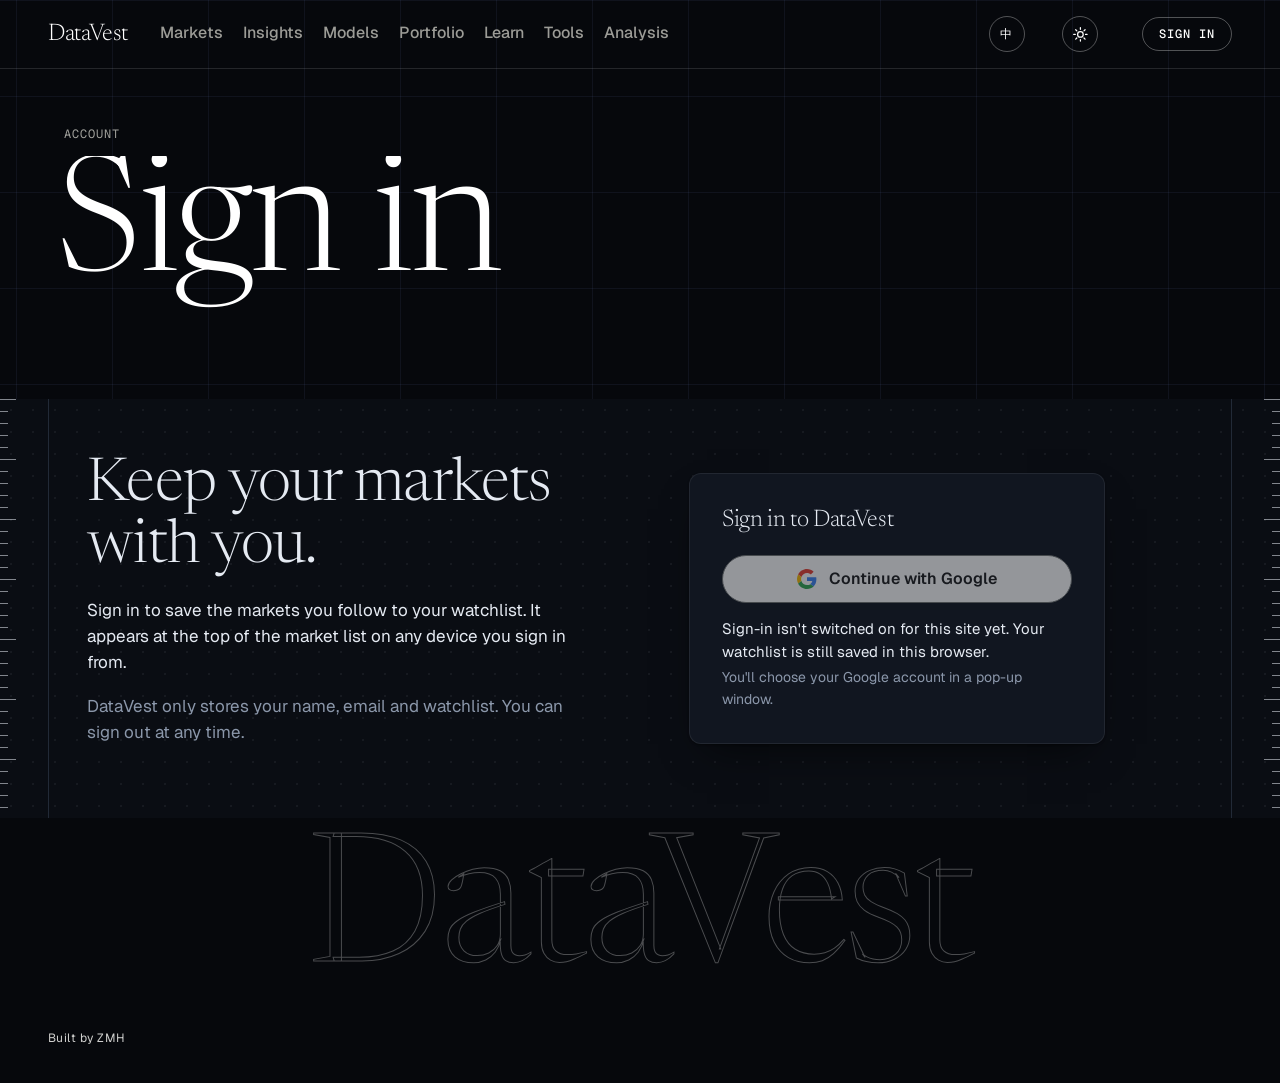
<file: frontend/signin.html>
<!doctype html>
<html lang="en" class="report">
<head>
  <meta charset="utf-8">
  <meta name="viewport" content="width=device-width, initial-scale=1">
  <title>DataVest · Sign in</title>
  <meta name="theme-color" content="#0a0a0a">
  <link rel="preconnect" href="https://fonts.googleapis.com">
  <link rel="preconnect" href="https://fonts.gstatic.com" crossorigin>
  <link href="https://fonts.googleapis.com/css2?family=Newsreader:ital,opsz,wght@0,6..72,200..600;1,6..72,200..600&family=Geist:wght@400..700&family=Geist+Mono:wght@400..600&family=Noto+Sans+HK:wght@300;400;500;700&family=Noto+Serif+HK:wght@300;400;500&display=swap" rel="stylesheet">
  <link rel="stylesheet" href="styles.css">
  <link rel="stylesheet" href="report.css">
  <script>let t = null; try { t = localStorage.getItem("datavest.theme"); } catch {} document.documentElement.dataset.theme = t === "light" ? "light" : "dark";</script>
</head>
<body class="signin-page">
  <div class="r-hero page-hero">
    <header class="top" id="top"></header>
    <div class="stage">
      <p class="eyebrow mono">Account</p>
      <p class="mega mega-page" aria-hidden="true">Sign in</p>
    </div>
  </div>

  <div class="r-body">
  <main class="signin">
    <div class="signin-copy">
      <h1>Keep your markets with you.</h1>
      <p>Sign in to save the markets you follow to your watchlist. It appears at the top of the market list on any device you sign in from.</p>
      <p class="muted">DataVest only stores your name, email and watchlist. You can sign out at any time.</p>
    </div>

    <div class="signin-panel" id="panel">
      <h2>Sign in to DataVest</h2>
      <button type="button" class="google-btn" id="google">
        <svg viewBox="0 0 48 48" aria-hidden="true"><path fill="#EA4335" d="M24 9.5c3.5 0 6.6 1.2 9.1 3.6l6.8-6.8C35.8 2.4 30.3 0 24 0 14.6 0 6.6 5.4 2.7 13.3l7.9 6.1C12.5 13.6 17.8 9.5 24 9.5z"/><path fill="#4285F4" d="M46.5 24.5c0-1.6-.1-3.1-.4-4.5H24v9h12.7c-.6 2.9-2.2 5.4-4.7 7.1l7.6 5.9c4.4-4.1 6.9-10.1 6.9-17.5z"/><path fill="#FBBC05" d="M10.6 28.6c-.5-1.4-.8-3-.8-4.6s.3-3.2.8-4.6l-7.9-6.1C1 16.6 0 20.2 0 24s1 7.4 2.7 10.7l7.9-6.1z"/><path fill="#34A853" d="M24 48c6.5 0 11.9-2.1 15.9-5.8l-7.6-5.9c-2.1 1.4-4.9 2.3-8.3 2.3-6.2 0-11.5-4.1-13.4-9.9l-7.9 6.1C6.6 42.6 14.6 48 24 48z"/></svg>
        <span>Continue with Google</span>
      </button>
      <p class="form-msg" id="msg" role="status"></p>
      <p class="fine">You'll choose your Google account in a pop-up window.</p>
    </div>
  </main>
  </div>

  <footer class="foot r-foot"><p class="wordmark" aria-hidden="true">DataVest</p><p class="credit">Built by ZMH</p></footer>
  <script type="module">
    import { authConfigured, onUser, signInWithGoogle, signOut } from "./js/auth.js";
    import { $, esc, renderTopBar } from "./js/common.js";
    import { tx } from "./js/i18n.js";

    renderTopBar(null);
    const btn = $("google"), msg = $("msg");

    if (!authConfigured) {
      btn.disabled = true;
      msg.textContent = tx("Sign-in isn't switched on for this site yet. Your watchlist is still saved in this browser.");
    }

    btn.addEventListener("click", async () => {
      btn.disabled = true;
      msg.textContent = tx("Waiting for Google…");
      try {
        await signInWithGoogle();
      } catch (err) {
        const closed = err && (err.code === "auth/popup-closed-by-user" || err.code === "auth/cancelled-popup-request");
        msg.textContent = closed ? tx("The Google window was closed before you finished. Try again when you're ready.")
          : err && err.code === "auth/popup-blocked" ? tx("Your browser blocked the Google window. Allow pop-ups for this site and try again.")
          : tx("Sign-in failed: {m}", { m: err.message });
        btn.disabled = false;
      }
    });

    onUser((user) => {
      if (!user) return;
      $("panel").innerHTML = `
        <h2>${tx("You're signed in")}</h2>
        <p>${tx("Signed in as <strong>{who}</strong>. Star any market to add it to your watchlist.", { who: esc(user.email || user.displayName) })}</p>
        <p class="actions"><a class="btn" href="markets.html">${tx("Go to markets")}</a><button type="button" class="btn-quiet" id="out">${tx("Sign out")}</button></p>`;
      $("out").addEventListener("click", () => signOut().then(() => location.reload()));
    });
  </script>
</body>
</html>
</file>
<file: frontend/styles.css>
:root {
  --paper: #eef1f4;
  --paper-raised: #f8f9fb;
  --ink: #1b2433;
  --ink-soft: #5a6676;
  --rule: #c9d1da;
  --jade: #0f7b6c;
  --cinnabar: #c2412d;
  /* chart series slots (validated for colour-blind separation on --paper) */
  --s1: #2a78d6;
  --s2: #eb6834;
  --s3: #1baf7a;
  --s4: #eda100;
  --s5: #e87ba4;
  --div-pos: #2a78d6;
  --div-neg: #eb6834;
  --display: "Bricolage Grotesque", "Avenir Next", system-ui, sans-serif;
  --body: "Public Sans", system-ui, sans-serif;
  --gutter: clamp(1rem, 4vw, 3rem);
}

@media (prefers-color-scheme: dark) {
  :root {
    --paper: #141b26;
    --paper-raised: #1b2431;
    --ink: #e4e9f0;
    --ink-soft: #97a3b4;
    --rule: #2d3a4b;
    --jade: #3fbfa8;
    --cinnabar: #ef7a63;
    --s1: #3987e5;
    --s2: #d95926;
    --s3: #199e70;
    --s4: #c98500;
    --s5: #d55181;
    --div-pos: #3987e5;
    --div-neg: #d95926;
  }
}

* { box-sizing: border-box; }
[hidden] { display: none !important; }

body {
  margin: 0;
  background: var(--paper);
  color: var(--ink);
  font: 400 1rem/1.55 var(--body);
  font-variant-numeric: tabular-nums;
}
a { color: inherit; }
code { font-size: 0.9em; }

/* ---- top bar ---- */
.top {
  display: flex;
  align-items: center;
  gap: 0.5rem 2rem;
  flex-wrap: wrap;
  padding: 1rem var(--gutter);
  margin-bottom: 1.25rem;
  border-bottom: 1px solid var(--rule);
}
.brand {
  font: 700 1.5rem/1 var(--display);
  text-decoration: none;
  letter-spacing: -0.02em;
}
.site-nav { display: flex; gap: 1.25rem; flex-wrap: wrap; }
.site-nav a {
  text-decoration: none;
  color: var(--ink-soft);
  font-weight: 500;
  padding: 0.25rem 0;
  border-bottom: 2px solid transparent;
}
.site-nav a:hover { color: var(--ink); }
.site-nav a[aria-current="page"] { color: var(--ink); border-bottom-color: var(--ink); }
.account { margin-left: auto; display: flex; align-items: center; gap: 0.625rem; }
.avatar { width: 1.75rem; height: 1.75rem; border-radius: 50%; object-fit: cover; }
.avatar-letter { display: grid; place-items: center; background: var(--ink); color: var(--paper); font-weight: 600; font-size: 0.875rem; }
.who { font-weight: 500; }

.btn, .btn-quiet {
  display: inline-flex;
  align-items: center;
  gap: 0.5rem;
  font: 500 0.9375rem/1 var(--body);
  padding: 0.625rem 1rem;
  border-radius: 999px;
  cursor: pointer;
  text-decoration: none;
}
.btn { background: var(--ink); color: var(--paper); border: 1px solid var(--ink); }
.btn-quiet { background: transparent; color: var(--ink); border: 1px solid var(--rule); }
.btn-quiet:hover { border-color: var(--ink-soft); }

/* ---- markets layout ---- */
.layout {
  display: grid;
  grid-template-columns: 18rem minmax(0, 1fr);
  gap: clamp(1.5rem, 3vw, 3rem);
  padding: 0 var(--gutter);
  max-width: 84rem;
}
.markets { border-right: 1px solid var(--rule); padding-right: 1.25rem; }
.group-name {
  font: 600 0.8125rem/1.3 var(--body);
  color: var(--ink-soft);
  margin: 1.25rem 0 0.25rem;
}
.group-name:first-child { margin-top: 0.25rem; }
.group-name.mine { color: var(--ink); }
.market {
  display: grid;
  grid-template-columns: minmax(0, 1fr) 4rem 4.25rem;
  grid-template-rows: auto auto;
  column-gap: 0.625rem;
  align-items: center;
  padding: 0.5rem 0.625rem;
  margin: 0 -0.625rem;
  width: calc(100% + 1.25rem);
  border: 0;
  border-radius: 6px;
  background: none;
  color: inherit;
  font: inherit;
  text-align: left;
  cursor: pointer;
}
.market:hover { background: var(--paper-raised); }
.market[aria-current="true"] { background: var(--ink); color: var(--paper); }
.market[aria-current="true"] .chg,
.market[aria-current="true"] .spark { color: inherit; }
.market .nm { font-weight: 500; line-height: 1.3; }
.market .sym { grid-column: 1; font-size: 0.8125rem; opacity: 0.7; }
.market .spark { grid-row: 1 / span 2; grid-column: 2; width: 4rem; height: 1.25rem; }
.market .chg { grid-row: 1 / span 2; grid-column: 3; text-align: right; font-weight: 600; font-size: 0.9375rem; }
.spark polyline { fill: none; stroke: currentColor; stroke-width: 1.5; stroke-linejoin: round; vector-effect: non-scaling-stroke; }
.up { color: var(--jade); }
.down { color: var(--cinnabar); }

/* ---- detail ---- */
.detail { min-width: 0; }
.lede-head { display: flex; align-items: center; justify-content: space-between; gap: 1rem; margin-bottom: 0.5rem; }
.kicker { margin: 0; font-weight: 600; color: var(--ink-soft); }
.lede h1 {
  font: 700 clamp(2rem, 1.1rem + 3.4vw, 3.75rem)/1.04 var(--display);
  letter-spacing: -0.03em;
  margin: 0;
  max-width: 18ch;
  text-wrap: balance;
}
.lede h1 .amount { color: var(--jade); }
.lede h1 .amount.down { color: var(--cinnabar); }
.price-line { margin: 0.875rem 0 0; color: var(--ink-soft); }
.price-line strong { color: var(--ink); font-weight: 600; }

.star {
  display: inline-flex; align-items: center; gap: 0.375rem;
  font: 500 0.875rem/1 var(--body);
  padding: 0.4375rem 0.75rem 0.4375rem 0.5625rem;
  border: 1px solid var(--rule); border-radius: 999px;
  background: transparent; color: var(--ink); cursor: pointer; flex: none;
}
.star svg { width: 1.125rem; height: 1.125rem; fill: none; stroke: currentColor; stroke-width: 1.6; stroke-linejoin: round; }
.star[aria-pressed="true"] { border-color: var(--s4); }
.star[aria-pressed="true"] svg { fill: var(--s4); stroke: var(--s4); }

.chart-block { margin-top: 1.75rem; }
.chart-head { display: flex; align-items: center; justify-content: space-between; gap: 0.75rem 1rem; flex-wrap: wrap; margin-bottom: 0.75rem; }
.chart-title { font: 600 1.0625rem/1.3 var(--body); margin: 0; }
.chart-note { color: var(--ink-soft); font-size: 0.9375rem; margin: 0.25rem 0 0.75rem; max-width: 68ch; }
.dd-title { margin-top: 1.75rem; }
.ranges, .segmented { display: flex; gap: 0.25rem; flex-wrap: wrap; }
.ranges button, .segmented button {
  font: 500 0.875rem/1 var(--body);
  padding: 0.5rem 0.75rem;
  border: 1px solid var(--rule);
  border-radius: 999px;
  background: transparent;
  color: var(--ink);
  cursor: pointer;
}
.ranges button[aria-pressed="true"], .segmented button[aria-pressed="true"] { background: var(--ink); color: var(--paper); border-color: var(--ink); }
.chart-wrap { position: relative; height: clamp(16rem, 40vh, 24rem); }
.chart-wrap.short { height: 8.5rem; }
.chart-wrap.short2 { height: 14rem; }
.chart-wrap.tall { height: 24rem; }

.overlays { display: flex; flex-wrap: wrap; align-items: center; gap: 0.375rem; margin: -0.25rem 0 0.75rem; }
.sw { width: 1rem !important; height: 0 !important; border-radius: 0 !important; border-top: 2px solid var(--s1); }
.sw-200 { border-top: 2px dashed var(--ink-soft); }
.overlays button.key[aria-pressed="false"] .sw { outline: 0; border-top-color: var(--rule); }
.inline-help { margin-left: 0.5rem; }
.chart-wrap.short + .inline-help { margin: 0.5rem 0 0; }
.inline-help[open] { flex-basis: 100%; margin: 0.25rem 0 0.25rem; }
.inline-help p { max-width: 68ch; }
.lessons {
  display: grid;
  grid-template-columns: repeat(4, minmax(0, 1fr));
  gap: 0 2rem;
  margin: 2.5rem 0 1rem;
  border-top: 2px solid var(--ink);
}
.lesson { padding-top: 1rem; }
.lesson h2 { font: 600 1rem/1.3 var(--body); margin: 0; }
.figure { font: 700 2.25rem/1.1 var(--display); letter-spacing: -0.02em; margin: 0.375rem 0 0.5rem; }
.figure.loss { color: var(--cinnabar); }
.lesson p { margin: 0 0 0.75rem; max-width: 34ch; }
details { color: var(--ink-soft); font-size: 0.9375rem; }
summary { cursor: pointer; color: var(--ink); font-weight: 500; }
details p { margin-top: 0.5rem; }

/* ---- insights ---- */
.page { padding: 0 var(--gutter); max-width: 84rem; }
.page .lede h1 { max-width: 20ch; margin-top: 0.5rem; }
.findings { display: grid; grid-template-columns: repeat(2, minmax(0, 1fr)); gap: 0.25rem 2.5rem; margin-top: 1.5rem; max-width: 70rem; }
.findings p { margin: 0 0 0.75rem; font-size: 1.0625rem; max-width: 46ch; }
.findings b { font-weight: 600; }
.block { margin-top: 3rem; padding-top: 1.25rem; border-top: 2px solid var(--ink); }
.two-col { display: grid; grid-template-columns: minmax(0, 1fr) minmax(0, 1fr); gap: 3rem; }

.legend { display: flex; flex-wrap: wrap; gap: 0.25rem 0.375rem; }
.legend.static { gap: 1rem; margin-bottom: 0.5rem; }
.key {
  display: inline-flex; align-items: center; gap: 0.4375rem;
  font: 500 0.875rem/1 var(--body); color: var(--ink);
}
.key i { width: 0.75rem; height: 0.75rem; border-radius: 3px; flex: none; }
button.key { padding: 0.4375rem 0.75rem; border: 1px solid var(--rule); border-radius: 999px; background: transparent; cursor: pointer; }
button.key[aria-pressed="false"] { color: var(--ink-soft); }
button.key[aria-pressed="false"] i { background: transparent !important; outline: 1.5px solid var(--rule); outline-offset: -1.5px; }

.heatmap-wrap { overflow-x: auto; margin-top: 0.875rem; }
.heatmap { border-collapse: separate; border-spacing: 2px; font-size: 0.8125rem; }
.heatmap th { font-weight: 500; color: var(--ink-soft); text-align: right; padding-right: 0.375rem; white-space: nowrap; }
.heatmap thead th { height: 6.5rem; vertical-align: bottom; padding: 0; }
.heatmap thead th span { display: inline-block; writing-mode: vertical-rl; transform: rotate(180deg); text-align: left; padding-bottom: 0.25rem; }
.heatmap td {
  width: 2.75rem; min-width: 2.75rem; height: 2.25rem;
  text-align: center; border-radius: 3px;
  background: color-mix(in oklab, var(--hue) var(--mix), var(--paper-raised));
  color: var(--ink);
}
.heatmap td.strong { color: #fff; }
.heatmap td.self { background: repeating-linear-gradient(45deg, var(--rule) 0 1px, transparent 1px 5px); }
.heatmap td.na { background: var(--paper-raised); color: var(--ink-soft); }
.scale { display: flex; align-items: center; gap: 0.5rem; font-size: 0.8125rem; color: var(--ink-soft); margin-top: 0.75rem; }
.scale i { width: 10rem; height: 0.5rem; border-radius: 4px; background: linear-gradient(90deg, var(--div-neg), var(--paper-raised), var(--div-pos)); }

.table-wrap { overflow-x: auto; }
.stats { border-collapse: collapse; width: 100%; min-width: 40rem; font-size: 0.9375rem; }
.stats th, .stats td { padding: 0.625rem 0.75rem; border-bottom: 1px solid var(--rule); text-align: left; }
.stats .num, .stats thead th:not(:first-child) { text-align: right; }
.stats th button { font: 600 0.875rem/1.2 var(--body); color: var(--ink-soft); background: none; border: 0; padding: 0; cursor: pointer; text-align: inherit; }
.stats th[aria-sort="ascending"] button::after { content: " ↑"; }
.stats th[aria-sort="descending"] button::after { content: " ↓"; }
.stats th[aria-sort$="ending"] button { color: var(--ink); }
.stats tbody tr:hover { background: var(--paper-raised); }
.more { margin-top: 1.25rem; font-weight: 500; }

/* ---- models ---- */
.section-title { font: 700 clamp(1.5rem, 1.1rem + 1.4vw, 2.25rem)/1.1 var(--display); letter-spacing: -0.02em; margin: 0 0 0.5rem; }
.block .two-col { margin-top: 1.5rem; }
h3.chart-title { font-size: 1rem; }
.chart-gap { margin-top: 2.5rem; }
.chart-note.small { font-size: 0.875rem; }
.scorecard { display: grid; gap: 0.625rem; margin-top: 1rem; }
.sc-row { display: grid; grid-template-columns: 11.5rem minmax(6rem, 1fr) 3.5rem; grid-template-rows: auto auto; align-items: center; column-gap: 0.75rem; }
.sc-name { font-weight: 500; }
.sc-track { position: relative; height: 1.25rem; }
.sc-track b { position: absolute; left: 50%; top: -0.25rem; bottom: -0.25rem; border-left: 1.5px solid var(--ink-soft); }
.sc-track i { position: absolute; top: 0.125rem; bottom: 0.125rem; border-radius: 3px; }
.sc-track i.better { background: var(--s1); }
.sc-track i.worse { background: var(--s2); }
.sc-val { text-align: right; font-weight: 600; }
.sc-note { grid-column: 2 / span 2; font-size: 0.8125rem; color: var(--ink-soft); }
.sc-axis { display: grid; grid-template-columns: 11.5rem 1fr 1fr 3.5rem; column-gap: 0.75rem; font-size: 0.8125rem; color: var(--ink-soft); }
.sc-axis span:first-child { grid-column: 2; text-align: right; padding-right: 0.5rem; }
.sc-axis span:last-child { grid-column: 3; padding-left: 0.5rem; }
.importance { display: grid; gap: 0.5rem; max-width: 46rem; margin: 0.75rem 0 1.5rem; }
.imp-row { display: grid; grid-template-columns: minmax(10rem, 16rem) 1fr 3.5rem; gap: 0.75rem; align-items: center; font-size: 0.9375rem; }
.imp-track { height: 0.875rem; background: var(--paper-raised); border-radius: 3px; overflow: hidden; }
.imp-track i { display: block; height: 100%; background: var(--s1); border-radius: 3px; }
.imp-val { text-align: right; color: var(--ink-soft); font-size: 0.875rem; }
.sc-name { font-size: 0.9375rem; }
@media (max-width: 560px) { .imp-row { grid-template-columns: 1fr 3.5rem; } .imp-track { grid-column: 1 / -1; grid-row: 2; } }
.groups { display: grid; gap: 1.25rem; align-content: start; }
.group h3 { display: flex; align-items: center; gap: 0.5rem; font-size: 1rem; margin: 0 0 0.125rem; }
.group h3 i { width: 0.75rem; height: 0.75rem; border-radius: 3px; flex: none; }
.group .muted { margin: 0 0 0.375rem; font-size: 0.875rem; }
.chips { display: flex; flex-wrap: wrap; gap: 0.25rem; margin: 0; }
.chips span { font-size: 0.8125rem; padding: 0.125rem 0.5rem; border: 1px solid var(--rule); border-radius: 999px; }
.key i.band { background: var(--cinnabar); opacity: 0.25; }
.flag { display: inline-block; font-size: 0.75rem; font-weight: 600; padding: 0.0625rem 0.375rem; border-radius: 4px; background: var(--ink); color: var(--paper); margin-left: 0.25rem; }
.picker { font: 500 0.9375rem/1 var(--body); padding: 0.5rem 0.75rem; border: 1px solid var(--rule); border-radius: 8px; background: var(--paper-raised); color: var(--ink); }
.plain-list { padding-left: 1.25rem; max-width: 72ch; }
.plain-list li { margin-bottom: 0.5rem; }
.forecast-line { color: var(--ink-soft); font-size: 0.9375rem; }
.forecast-line b { color: var(--ink); }
.stats td .muted { font-size: 0.8125rem; }
#fc-table { min-width: 0; }
#fc-table th, #fc-table td { padding-left: 0.5rem; padding-right: 0.5rem; }

/* ---- analysis notebooks ---- */
.nb-layout {
  display: grid;
  grid-template-columns: 15rem minmax(0, 1fr);
  gap: clamp(1.5rem, 4vw, 4rem);
  padding: 0 var(--gutter);
  max-width: 84rem;
}
.nb-toc { position: sticky; top: 1.25rem; align-self: start; font-size: 0.9375rem; max-height: calc(100vh - 2.5rem); overflow-y: auto; }
.toc-title { font-weight: 600; margin: 0.25rem 0 0.5rem; }
.nb-toc ul { list-style: none; padding: 0; margin: 0 0 1.25rem; border-left: 1px solid var(--rule); }
.nb-toc li a { display: block; padding: 0.3125rem 0 0.3125rem 0.875rem; margin-left: -1px; border-left: 2px solid transparent; color: var(--ink-soft); text-decoration: none; line-height: 1.35; }
.nb-toc li a:hover { color: var(--ink); border-left-color: var(--ink); }
.toc-actions { display: grid; gap: 0.75rem; justify-items: start; font-size: 0.875rem; }

.nb { min-width: 0; max-width: 54rem; }
.nb .kicker a { text-decoration: none; }
.nb .kicker a:hover { text-decoration: underline; }
.nb h1 { font: 700 clamp(2rem, 1.2rem + 3vw, 3.25rem)/1.06 var(--display); letter-spacing: -0.03em; margin: 0.375rem 0 0.75rem; text-wrap: balance; }
.nb-meta { color: var(--ink-soft); font-size: 0.9375rem; margin: 0 0 1.5rem; }
.nb-md { max-width: 42rem; }
.nb-md p, .nb-md li { font-size: 1.0625rem; line-height: 1.65; }
.nb-intro { padding-bottom: 0.5rem; }
.nb-md h2 { font: 700 1.625rem/1.2 var(--display); letter-spacing: -0.015em; margin: 3rem 0 0.5rem; padding-top: 1.25rem; border-top: 2px solid var(--ink); scroll-margin-top: 1rem; }
.nb-md h3 { font-size: 1.125rem; margin: 2rem 0 0.25rem; }
.nb-md code, .nb-result code { font-size: 0.875em; background: var(--paper-raised); border: 1px solid var(--rule); border-radius: 4px; padding: 0.0625rem 0.3125rem; }
.nb-md table, .nb-result table { border-collapse: collapse; margin: 1rem 0; font-size: 0.9375rem; }
.nb-md th, .nb-md td { text-align: left; padding: 0.5rem 0.875rem 0.5rem 0; border-bottom: 1px solid var(--rule); vertical-align: top; }
.nb-md th { font-weight: 600; }

.nb-code { margin: 0.75rem 0 0.25rem; }
.nb-code summary {
  display: inline-flex; align-items: center; gap: 0.375rem;
  font-size: 0.8125rem; font-weight: 500; color: var(--ink-soft);
  padding: 0.25rem 0.625rem; border: 1px solid var(--rule); border-radius: 999px; list-style: none;
}
.nb-code summary::-webkit-details-marker { display: none; }
.nb-code summary::before { content: "+"; font-weight: 600; }
.nb-code[open] summary::before { content: "−"; }
.nb-code[open] summary { color: var(--ink); }
.nb-code .hl { margin-top: 0.5rem; background: var(--paper-raised); border: 1px solid var(--rule); border-radius: 8px; overflow-x: auto; }
.nb-code pre, .nb-text { margin: 0; padding: 0.875rem 1rem; font: 0.8125rem/1.55 ui-monospace, "SF Mono", Menlo, Consolas, monospace; tab-size: 4; }
.nb-text { background: var(--paper-raised); border-left: 3px solid var(--rule); white-space: pre-wrap; overflow-x: auto; margin: 0.75rem 0; }
.nb-error { border-left-color: var(--cinnabar); }
/* syntax colours */
.hl .k, .hl .kn, .hl .kc, .hl .kd, .hl .ow { color: var(--s1); font-weight: 600; }
.hl .s, .hl .s1, .hl .s2, .hl .sa, .hl .sd, .hl .si, .hl .se { color: var(--jade); }
.hl .c, .hl .c1, .hl .cm { color: var(--ink-soft); font-style: italic; }
.hl .mi, .hl .mf { color: var(--cinnabar); }
.hl .nf, .hl .nc { color: var(--ink); font-weight: 600; }
.hl .nb, .hl .bp { color: var(--s5); }

.nb-out { margin: 0.75rem 0 1.25rem; }
.nb-fig { margin: 1rem 0; }
.nb-fig img { display: block; max-width: 100%; height: auto; border-radius: 8px; border: 1px solid var(--rule); }
.nb-table { overflow-x: auto; margin: 1rem 0; padding: 0.25rem 0; }
.nb-table table { border: 0; border-collapse: collapse; font-size: 0.875rem; font-variant-numeric: tabular-nums; }
.nb-table th, .nb-table td { padding: 0.4375rem 0.75rem; border: 0; border-bottom: 1px solid var(--rule); text-align: right; white-space: nowrap; }
.nb-table th { font-weight: 600; color: var(--ink-soft); }
.nb-table thead th { white-space: normal; vertical-align: bottom; min-width: 4.5rem; max-width: 9rem; }
.nb-table tbody th, .nb-table th.row_heading { text-align: left; color: var(--ink); font-weight: 500; }
.nb-table caption { caption-side: top; text-align: left; font-weight: 600; padding-bottom: 0.5rem; color: var(--ink); }
.nb-result {
  max-width: 46rem; margin: 1rem 0;
  padding: 1rem 1.25rem; border-left: 4px solid var(--s1); background: var(--paper-raised); border-radius: 0 8px 8px 0;
}
.nb-result ul { margin: 0; padding-left: 1.125rem; }
.nb-result li { margin: 0.375rem 0; font-size: 1.0625rem; line-height: 1.55; }

/* analysis index */
.nb-lead { font-size: 1.125rem; max-width: 46ch; margin: 1rem 0 0; color: var(--ink-soft); }
.nb-list { list-style: none; padding: 0; margin: 2.5rem 0 1.5rem; max-width: 56rem; }
.nb-item { display: grid; grid-template-columns: 4rem minmax(0, 1fr); gap: 1rem; padding: 1.5rem 0; border-top: 2px solid var(--ink); }
.nb-item:last-child { border-bottom: 1px solid var(--rule); }
.nb-num { font: 700 2rem/1 var(--display); color: var(--ink-soft); }
.nb-item h2 { font: 700 clamp(1.375rem, 1.1rem + 1vw, 1.875rem)/1.15 var(--display); letter-spacing: -0.015em; margin: 0 0 0.5rem; }
.nb-item h2 a { text-decoration: none; }
.nb-item h2 a:hover { text-decoration: underline; text-underline-offset: 0.15em; }
.nb-item p { margin: 0 0 0.5rem; max-width: 62ch; }
.nb-sections { color: var(--ink-soft); font-size: 0.9375rem; }

@media (max-width: 1000px) {
  .nb-layout { grid-template-columns: 1fr; }
  .nb-toc { position: static; max-height: none; border-bottom: 1px solid var(--rule); padding-bottom: 1rem; }
  .nb-toc ul { columns: 2; column-gap: 1.5rem; }
  .toc-actions { grid-auto-flow: column; justify-content: start; align-items: center; }
}
@media (max-width: 560px) {
  .nb-toc ul { columns: 1; }
  .toc-actions { grid-auto-flow: row; }
  .nb-item { grid-template-columns: 1fr; gap: 0.25rem; }
}

/* ---- tools ---- */
.currency { display: flex; align-items: center; gap: 0.75rem; margin-top: 1.25rem; }
.tool .section-title { margin-bottom: 1rem; }
.tool-grid { display: grid; grid-template-columns: minmax(16rem, 22rem) minmax(0, 1fr); gap: clamp(1.5rem, 4vw, 3.5rem); align-items: start; }
.inputs { display: grid; gap: 1rem; }
.inputs label, .inputs fieldset { display: grid; gap: 0.375rem; font-weight: 500; font-size: 0.9375rem; }
.inputs fieldset { border: 0; padding: 0; margin: 0; }
.inputs legend { padding: 0; margin-bottom: 0.375rem; }
.inputs .check { display: flex; align-items: center; gap: 0.5rem; font-weight: 400; }
.inputs .check input { width: 1.125rem; height: 1.125rem; accent-color: var(--ink); }
.field { display: flex; align-items: center; border: 1px solid var(--rule); border-radius: 8px; background: var(--paper-raised); overflow: hidden; }
.field:focus-within { outline: 2px solid var(--s1); outline-offset: 1px; }
.field .cur, .field > span:last-child:not(.cur) { padding: 0 0.75rem; color: var(--ink-soft); font-weight: 400; white-space: nowrap; }
.field input { flex: 1; min-width: 0; border: 0; background: transparent; color: var(--ink); font: 500 1.0625rem/1 var(--body); padding: 0.625rem 0.75rem 0.625rem 0; font-variant-numeric: tabular-nums; }
.field.small input { padding-left: 0.75rem; }
.field input:focus { outline: none; }
.inputs input[type="range"] { width: 100%; accent-color: var(--ink); }
.inputs output { font-weight: 400; color: var(--ink-soft); }
.fieldset-gap { margin-top: 0.5rem; }
#g-rate-pick { margin-bottom: 0.5rem; }
.result .big { font: 500 clamp(1.5rem, 1.1rem + 1.6vw, 2.25rem)/1.15 var(--display); letter-spacing: -0.02em; margin: 0 0 0.5rem; }
.result .big b { font-weight: 700; }
.result p { max-width: 52ch; }
.compare, .budget { display: grid; gap: 0.875rem; margin: 1rem 0; max-width: 40rem; }
.cmp-row { display: grid; grid-template-columns: 8.5rem 1fr 6.5rem; grid-template-rows: auto auto; column-gap: 0.75rem; align-items: center; }
.cmp-label { font-weight: 500; }
.cmp-track { height: 1.25rem; background: var(--paper-raised); border-radius: 4px; overflow: hidden; }
.cmp-track i { display: block; height: 100%; border-radius: 4px; }
.cmp-track i.now { background: var(--jade); }
.cmp-track i.later { background: var(--ink-soft); }
.cmp-track i.mpf { background: var(--s5); }
.cmp-track i.needs { background: var(--s1); }
.cmp-track i.wants { background: var(--s4); }
.cmp-track i.save { background: var(--jade); }
.cmp-val { text-align: right; font-weight: 600; }
.cmp-sub { grid-column: 2 / span 2; font-size: 0.8125rem; color: var(--ink-soft); }
@media (max-width: 860px) {
  .tool-grid { grid-template-columns: 1fr; }
  .cmp-row { grid-template-columns: 6.5rem 1fr 5.5rem; }
}

/* ---- learn ---- */
.learn { margin-top: 0.5rem; }
.lesson-list { list-style: none; padding: 0; margin: 0 0 1rem; border-left: 1px solid var(--rule); counter-reset: lesson; }
.lesson-list li { counter-increment: lesson; }
.lesson-list a { display: flex; justify-content: space-between; gap: 0.5rem; align-items: baseline; padding: 0.4375rem 0 0.4375rem 0.875rem; margin-left: -1px; border-left: 2px solid transparent; color: var(--ink-soft); text-decoration: none; line-height: 1.35; }
.lesson-list a span:first-child::before { content: counter(lesson) ". "; }
.lesson-list a:hover { color: var(--ink); }
.lesson-list a[aria-current="page"] { color: var(--ink); font-weight: 600; border-left-color: var(--ink); }
.badge { font-size: 0.75rem; font-weight: 600; padding: 0.0625rem 0.375rem; border-radius: 4px; border: 1px solid var(--rule); color: var(--ink-soft); white-space: nowrap; }
.badge.done { background: var(--jade); border-color: var(--jade); color: var(--paper); }
.progress-line { font-size: 0.875rem; color: var(--ink-soft); }
.lesson-body ul { padding-left: 1.25rem; }
.takeaways { max-width: 42rem; margin: 2.5rem 0 0; padding: 1rem 1.25rem; background: var(--paper-raised); border-left: 4px solid var(--jade); border-radius: 0 8px 8px 0; }
.takeaways h2 { font: 600 1rem/1.3 var(--body); margin: 0 0 0.5rem; }
.takeaways ul { margin: 0; padding-left: 1.125rem; }
.takeaways li { margin: 0.25rem 0; }
.quiz { max-width: 42rem; margin-top: 3rem; padding-top: 1.25rem; border-top: 2px solid var(--ink); }
.quiz h2 { font: 700 1.5rem/1.2 var(--display); margin: 0 0 1rem; }
.q { border: 1px solid var(--rule); border-radius: 10px; padding: 1rem 1.125rem; margin: 0 0 1rem; }
.q legend { font-weight: 600; padding: 0 0.25rem; margin-left: -0.25rem; line-height: 1.45; }
.q .qn { color: var(--ink-soft); }
.q.right { border-color: var(--jade); }
.q.wrong { border-color: var(--cinnabar); }
.opt { display: flex; gap: 0.625rem; align-items: flex-start; padding: 0.5rem 0.625rem; margin: 0.25rem -0.625rem 0; border-radius: 6px; cursor: pointer; }
.opt:hover { background: var(--paper-raised); }
.opt input { margin-top: 0.3rem; accent-color: var(--ink); width: 1rem; height: 1rem; flex: none; }
.opt.is-answer { background: color-mix(in oklab, var(--jade) 14%, transparent); }
.why { margin: 0.75rem 0 0; font-size: 0.9375rem; }
.q.right .why b { color: var(--jade); }
.q.wrong .why b { color: var(--cinnabar); }
.quiz-score { font-weight: 600; min-height: 1.5rem; }
.quiz-actions { display: flex; gap: 0.5rem; flex-wrap: wrap; }

/* ---- lesson widgets ---- */
.track-name { font-weight: 600; margin: 1.25rem 0 0.375rem; display: flex; justify-content: space-between; }
.track-name:first-child { margin-top: 0.25rem; }
.track-name span { font-weight: 400; color: var(--ink-soft); font-size: 0.875rem; }
.formula { font-family: ui-monospace, "SF Mono", Menlo, Consolas, monospace; font-size: 0.9375rem !important; background: var(--paper-raised); border: 1px solid var(--rule); border-radius: 6px; padding: 0.5rem 0.75rem; display: inline-block; }
.lesson-body table { border-collapse: collapse; margin: 0.75rem 0 1rem; font-size: 0.9375rem; }
.lesson-body th, .lesson-body td { text-align: left; padding: 0.5rem 0.875rem 0.5rem 0; border-bottom: 1px solid var(--rule); vertical-align: top; }
.strategies li { margin-bottom: 0.625rem; }
.widget { margin: 1.5rem 0 1.75rem; padding: 1.125rem 1.25rem 1.25rem; border: 1px solid var(--rule); border-radius: 12px; background: var(--paper-raised); max-width: 54rem; }
.widget h4 { font: 700 1.125rem/1.25 var(--display); margin: 0 0 0.75rem; }
.w-head { display: flex; flex-wrap: wrap; gap: 0.5rem 1rem; align-items: center; justify-content: space-between; margin-bottom: 0.5rem; }
.w-head h4 { margin: 0; }
.w-grid { display: grid; grid-template-columns: minmax(14rem, 18rem) minmax(0, 1fr); gap: 1.5rem; align-items: start; }
.widget .field { background: var(--paper); }
.w-big { font: 700 1.625rem/1.2 var(--display); margin: 0 0 0.5rem; letter-spacing: -0.01em; }
.w-big span { font: 400 0.9375rem/1.4 var(--body); color: var(--ink-soft); letter-spacing: 0; }
.w-result { margin: 0.75rem 0 0; }
.widget .stats { min-width: 0; font-size: 0.9375rem; }
.widget .stats tr.total td { font-weight: 600; border-top: 2px solid var(--ink); }
.widget .stats tr.sub td { color: var(--ink-soft); }
.widget .stats.grid td.here { background: color-mix(in oklab, var(--s1) 18%, transparent); font-weight: 700; }
.widget .stats caption { caption-side: top; text-align: left; font-weight: 600; padding-bottom: 0.375rem; }
.widget .table-wrap { margin-top: 0.75rem; }
.rc fieldset { border: 0; padding: 0; margin: 0 0 0.875rem; }
.rc legend { font-weight: 600; margin-bottom: 0.25rem; }
.bs-moves { display: flex; flex-wrap: wrap; gap: 0.375rem; margin: 0.75rem 0; }
.bs-moves .btn-quiet { font-size: 0.875rem; padding: 0.5rem 0.75rem; background: var(--paper); }
.bs { display: grid; grid-template-columns: 1fr 1fr; gap: 1.25rem; }
.checklist { list-style: none; padding: 0; margin: 0; display: grid; gap: 0.25rem; }
.checklist label { display: flex; gap: 0.625rem; align-items: flex-start; padding: 0.375rem 0; cursor: pointer; }
.checklist input { margin-top: 0.3rem; width: 1.0625rem; height: 1.0625rem; accent-color: var(--jade); flex: none; }
@media (max-width: 760px) {
  .w-grid, .bs { grid-template-columns: 1fr; }
}

/* ---- portfolio ---- */
.pf-grid { display: grid; grid-template-columns: minmax(17rem, 24rem) minmax(0, 1fr); gap: clamp(1.5rem, 4vw, 3rem); align-items: start; margin-top: 1rem; }
.pf-presets { margin-bottom: 1rem; }
.weights { display: grid; gap: 0.375rem; }
.w-row { display: grid; grid-template-columns: 9.5rem 1fr 3rem; gap: 0.625rem; align-items: center; font-size: 0.9375rem; }
.w-row input { width: 100%; accent-color: var(--s1); }
.w-val { text-align: right; font-weight: 600; }
.small { font-size: 0.8125rem; }
.pf-options { display: flex; flex-wrap: wrap; gap: 1rem; margin-top: 1rem; }
.pf-options label { display: grid; gap: 0.25rem; font-weight: 500; font-size: 0.9375rem; }
.pf-stats { display: grid; grid-template-columns: repeat(4, minmax(0, 1fr)); gap: 0.75rem; margin-bottom: 1rem; }
.pf-stat { display: grid; gap: 0.125rem; padding: 0.75rem 0.875rem; border: 1px solid var(--rule); border-radius: 10px; background: var(--paper-raised); }
.pf-stat span { font-size: 0.8125rem; color: var(--ink-soft); }
.pf-stat b { font: 700 1.5rem/1.15 var(--display); }
.pf-stat small { font-size: 0.75rem; color: var(--ink-soft); }
.riskbars { display: grid; gap: 0.5rem; max-width: 52rem; margin-top: 0.75rem; }
.rb-head, .rb-row { display: grid; grid-template-columns: 11rem 1fr 1fr; gap: 0.875rem; align-items: center; }
.rb-head span { font-size: 0.8125rem; color: var(--ink-soft); font-weight: 600; }
.rb-cell { position: relative; height: 1.375rem; background: var(--paper-raised); border-radius: 4px; overflow: hidden; }
.rb-cell i { position: absolute; left: 0; top: 0; bottom: 0; border-radius: 4px; }
.rb-cell i.money { background: var(--s1); opacity: 0.55; }
.rb-cell i.risk { background: var(--s2); opacity: 0.7; }
.rb-cell b { position: relative; font-size: 0.8125rem; padding-left: 0.5rem; line-height: 1.375rem; }
.small-check { display: flex; gap: 0.5rem; align-items: center; font-size: 0.9375rem; }
@media (max-width: 900px) {
  .pf-grid { grid-template-columns: 1fr; }
  .pf-stats { grid-template-columns: repeat(2, minmax(0, 1fr)); }
  .rb-head, .rb-row { grid-template-columns: 7rem 1fr 1fr; }
}

/* ---- sign in ---- */
.signin {
  display: grid;
  grid-template-columns: minmax(0, 1.1fr) minmax(0, 1fr);
  gap: 3rem;
  align-items: center;
  padding: clamp(1rem, 6vh, 5rem) var(--gutter);
  max-width: 72rem;
}
.signin-copy h1 { font: 700 clamp(2.25rem, 1.4rem + 3vw, 3.75rem)/1.04 var(--display); letter-spacing: -0.03em; margin: 0 0 1rem; max-width: 14ch; }
.signin-copy p { max-width: 44ch; font-size: 1.0625rem; }
.signin-panel { background: var(--paper-raised); border: 1px solid var(--rule); border-radius: 12px; padding: 2rem; max-width: 26rem; }
.signin-panel h2 { font: 700 1.5rem/1.2 var(--display); margin: 0 0 1.25rem; }
.google-btn {
  display: flex; align-items: center; justify-content: center; gap: 0.75rem;
  width: 100%; padding: 0.8125rem 1rem;
  font: 600 1rem/1 var(--body);
  background: #fff; color: #1f1f1f;
  border: 1px solid #747775; border-radius: 999px; cursor: pointer;
}
.google-btn svg { width: 1.25rem; height: 1.25rem; }
.google-btn:disabled { opacity: 0.55; cursor: not-allowed; }
.form-msg { min-height: 1.5rem; margin: 0.875rem 0 0; font-size: 0.9375rem; }
.fine { color: var(--ink-soft); font-size: 0.875rem; margin: 0.25rem 0 0; }
.actions { display: flex; gap: 0.5rem; flex-wrap: wrap; margin-top: 1.25rem; }

/* ---- footer, misc ---- */
.foot {
  padding: 2rem var(--gutter) 2.5rem;
  color: var(--ink-soft);
  font-size: 0.875rem;
  max-width: 70ch;
}
.foot p { margin: 0.25rem 0; }
.foot .credit { margin-top: 0.75rem; font-size: 0.75rem; letter-spacing: 0.04em; opacity: 0.75; }
.muted { color: var(--ink-soft); }
.notice { border-left: 3px solid var(--cinnabar); padding: 0.5rem 1rem; background: var(--paper-raised); }

:focus-visible { outline: 2px solid var(--s1); outline-offset: 2px; }

@media (max-width: 1250px) {
  .lessons { grid-template-columns: repeat(2, minmax(0, 1fr)); }
  .lesson:nth-child(n + 3) { margin-top: 1rem; border-top: 1px solid var(--rule); }
}

@media (max-width: 900px) {
  .layout { grid-template-columns: 1fr; }
  .markets { border-right: 0; padding-right: 0; overflow-x: auto; }
  #market-list { display: flex; gap: 0.375rem; padding-bottom: 0.5rem; }
  .group-name { display: none; }
  .market {
    display: inline-flex; gap: 0.5rem; width: auto; margin: 0; white-space: nowrap;
    border: 1px solid var(--rule); border-radius: 999px; padding: 0.375rem 0.875rem;
  }
  .market .sym, .market .spark { display: none; }
  .lessons, .findings, .two-col, .signin { grid-template-columns: 1fr; }
  .lesson + .lesson { border-top: 1px solid var(--rule); margin-top: 1rem; }
  .account { margin-left: 0; }
  .top { gap: 0.75rem 1.25rem; }
}

@media (prefers-reduced-motion: reduce) { * { transition: none !important; animation: none !important; } }
.nb-md.lesson-body { max-width: 54rem; }
.lesson-body > p, .lesson-body > ul, .lesson-body > ol, .lesson-body > h3, .lesson-body > table { max-width: 42rem; }

/* portfolio: choose up to three comparisons */
.cmp-pick { margin: 1.1rem 0 0; padding: 0; border: 0; min-width: 0; }
.cmp-pick legend { padding: 0; margin-bottom: 0.5rem; font-weight: 500; font-size: 0.9375rem; }
.chip-toggles { display: flex; flex-wrap: wrap; gap: 0.4rem; align-items: center; }
.chip-group { flex-basis: 100%; margin-top: 0.35rem; font-size: 0.75rem; color: var(--ink-soft); }
.chip-toggle {
  padding: 0.35rem 0.7rem; border-radius: 999px; border: 1px solid var(--rule);
  background: transparent; color: var(--ink); font: 500 0.8125rem/1.2 var(--body); cursor: pointer;
}
.chip-toggle:hover:not(:disabled) { border-color: var(--ink-soft); }
.chip-toggle[aria-pressed="true"] { background: var(--ink); color: var(--paper-raised); border-color: var(--ink); }
.chip-toggle:disabled { opacity: 0.4; cursor: not-allowed; }
.key i.dash { width: 1.1rem; height: 0; border-radius: 0; background: none; border-top: 2.5px dashed var(--c); vertical-align: 0.25em; }
.cmp-table { margin-top: 1rem; }
.cmp-table th[scope="row"] { text-align: left; font-weight: 500; white-space: nowrap; }
.cmp-table .sw-dot { display: inline-block; width: 0.6rem; height: 0.6rem; border-radius: 50%; margin-right: 0.45rem; vertical-align: 0.05em; }
.cmp-table tr.you th, .cmp-table tr.you td { font-weight: 700; }
.cmp-table td.best { color: var(--jade); }
</file>
<file: frontend/report.css>
/* Insights "report" style: a mix of three looks.
   - Opening: black stage, giant extended type, numbered chapters, draggable sticker badges.
   - Lede: steel paper, ruler ticks on the edges, line-art 3D drawing with mono data cards.
   - Chapters: thin framing lines, two-tone headings, each chart in a clean dashboard window.
   The palette is fixed (it does not follow the system dark mode) because the black/steel contrast is the design. */

html.report {
  --black: #06080c;
  --paper: #e9edf2;
  --paper-raised: #fafbfd;
  --ink: #0b1220;
  --ink-soft: #536075;
  --dim: #97a1b2;
  --rule: #c6cfdb;
  --accent: #2563eb;
  --grid-dot: rgba(11, 18, 32, 0.07);
  --jade: #0f7b6c;
  --cinnabar: #c2412d;
  --s1: #2a78d6; --s2: #eb6834; --s3: #1baf7a; --s4: #eda100; --s5: #e87ba4;
  --div-pos: #2a78d6; --div-neg: #eb6834;
  /* sticker and chapter colours */
  /* sticker colours, from the DataVest palette: steel paper, jade, desk navy; amber and red only for warnings */
  --k1: #dbe6f5; --k2: #38bdf8; --k3: #111a2b; --k4: #f2a93b; --k5: #dbe6f5; --k6: #f06a5f;
  --display: "Newsreader", "Noto Serif HK", Georgia, "Times New Roman", serif;
  --body: "Geist", system-ui, sans-serif;
  --mono: "Geist Mono", ui-monospace, "SFMono-Regular", Menlo, monospace;
  --gutter: clamp(1rem, 4vw, 3rem);
  --edge: rgba(11, 18, 32, 0.09);
  --shadow: 0 1px 2px rgba(11, 18, 32, 0.05), 0 18px 40px -18px rgba(20, 40, 80, 0.25);
  color-scheme: light;
  scroll-behavior: smooth;
}

/* Dark mode: follows the device unless the reader picked a theme with the button (data-theme on <html>).
   The opening and footer are black in both; the steel paper turns into graphite. */
@media (prefers-color-scheme: dark) {
  html.report:not([data-theme="light"]) {
    --paper: #0a0d13; --paper-raised: #111620; --ink: #e5eaf2; --ink-soft: #8b97aa; --dim: #5e6a7e; --rule: #222a37; --accent: #38bdf8; --grid-dot: rgba(229, 234, 242, 0.06);
    --jade: #3fbfa8; --cinnabar: #ef7a63;
    --s1: #3987e5; --s2: #d95926; --s3: #199e70; --s4: #c98500; --s5: #d55181; --div-pos: #3987e5; --div-neg: #d95926;
    --edge: rgba(229, 234, 242, 0.08);
    --shadow: 0 1px 2px rgba(0, 0, 0, 0.4), 0 18px 40px -18px rgba(0, 0, 0, 0.7);
    color-scheme: dark;
  }
}
html.report[data-theme="dark"] {
  --paper: #0a0d13; --paper-raised: #111620; --ink: #e5eaf2; --ink-soft: #8b97aa; --dim: #5e6a7e; --rule: #222a37; --accent: #38bdf8; --grid-dot: rgba(229, 234, 242, 0.06);
  --jade: #3fbfa8; --cinnabar: #ef7a63;
  --s1: #3987e5; --s2: #d95926; --s3: #199e70; --s4: #c98500; --s5: #d55181; --div-pos: #3987e5; --div-neg: #d95926;
  --edge: rgba(229, 234, 242, 0.08);
  --shadow: 0 1px 2px rgba(0, 0, 0, 0.4), 0 18px 40px -18px rgba(0, 0, 0, 0.7);
  color-scheme: dark;
}
.r-hero .theme-btn { margin-left: auto; }
.r-hero .theme-btn + .account { margin-left: 0; }
.r-hero .theme-btn { display: inline-grid; place-items: center; width: 2.25rem; height: 2.25rem; padding: 0; border-radius: 50%; }
.theme-btn svg { width: 1.05rem; height: 1.05rem; fill: none; stroke: currentColor; stroke-width: 1.8; stroke-linecap: round; }
@media (prefers-reduced-motion: reduce) { html.report { scroll-behavior: auto; } }
html.report body { background: var(--paper); color: var(--ink); font-family: var(--body); }
.report .mono { font-family: var(--mono); letter-spacing: 0.02em; }

/* ============ 1. opening ============ */
.r-hero {
  position: relative;
  background-color: var(--black);
  background-image:
    linear-gradient(rgba(140, 170, 255, 0.07) 1px, transparent 1px),
    linear-gradient(90deg, rgba(140, 170, 255, 0.07) 1px, transparent 1px);
  background-size: 96px 96px;
  background-position: center top;
  color: #f4f4f1;
  overflow: hidden;
  padding-bottom: clamp(2.5rem, 6vw, 4.5rem);
}
.r-hero .top { border-bottom-color: rgba(255, 255, 255, 0.12); margin-bottom: 0; }
.r-hero .brand { font-family: var(--display); font-weight: 800; font-stretch: 112%; letter-spacing: -0.03em; color: #fff; }
.r-hero .site-nav a { color: #9c9c97; }
.r-hero .site-nav a:hover, .r-hero .site-nav a[aria-current="page"] { color: #fff; border-bottom-color: #fff; }
.r-hero .btn-quiet { color: #fff; border-color: rgba(255, 255, 255, 0.3); background: transparent; }

.chapters {
  display: flex;
  justify-content: center;
  gap: clamp(1rem, 3.5vw, 3rem);
  padding: 1.5rem var(--gutter) 0;
  flex-wrap: wrap;
}
.chapters a { display: grid; justify-items: center; gap: 0.3rem; text-decoration: none; color: #a3a39e; }
.chapters b {
  font: 800 2.25rem/1 var(--display);
  font-stretch: 115%;
  color: #dbe6f5;
  transition: transform 0.2s;
}
.chapters span { font: 500 0.6875rem/1.2 var(--mono); letter-spacing: 0.04em; }
.chapters a:hover b, .chapters a:focus-visible b { transform: translateY(-3px); color: #38bdf8; }
.chapters a:hover span { color: #fff; }

.stage {
  position: relative;
  max-width: 82rem;
  margin: 0 auto;
  padding: clamp(2rem, 5vw, 3.5rem) var(--gutter) 0;
  text-align: center;
}
.eyebrow { margin: 0 0 1rem; font-size: 0.75rem; color: #a3a39e; }
.mega {
  margin: 0;
  font: 800 clamp(3.25rem, 15vw, 14rem)/0.9 var(--display);
  font-stretch: 125%;
  letter-spacing: -0.045em;
  background: linear-gradient(90deg, #ffffff 0%, #ffffff 55%, #a9a9a4 100%);
  -webkit-background-clip: text;
  background-clip: text;
  color: transparent;
  user-select: none;
  padding-bottom: 0.12em; /* room for the g's tail: text clipping ends at the box edge */
}
.hero-sub { margin: clamp(1.75rem, 4vw, 2.75rem) auto 0; max-width: 34rem; font-size: 1.0625rem; color: #d7d7d2; }
.hero-sub b { color: #fff; }
.scroll { margin: 1.25rem 0 0; font-size: 0.75rem; }
.scroll a { color: #fff; text-decoration: none; }
.scroll i { display: inline-block; width: 0.5em; height: 1em; margin-left: 0.4em; background: #fff; vertical-align: -0.15em; animation: blink 1.1s steps(1) infinite; }
@keyframes blink { 50% { opacity: 0; } }

/* stickers: chunky, slightly 3D, draggable */
.stickers { position: absolute; inset: clamp(3rem, 8vw, 5rem) var(--gutter) 5rem; pointer-events: none; }
.sticker {
  --dx: 0px; --dy: 0px;
  position: absolute;
  display: grid;
  place-items: center;
  align-content: center;
  gap: 0.05rem;
  min-width: 7.5rem;
  padding: 0.9rem 1.1rem;
  color: var(--black);
  background: linear-gradient(rgba(255, 255, 255, 0.16), transparent 45%), var(--bg);
  border: 2px solid rgba(255, 255, 255, 0.85);
  box-shadow: 0 14px 30px rgba(0, 0, 0, 0.5);
  transform: translate(var(--dx), var(--dy)) rotate(var(--tilt));
  cursor: grab;
  touch-action: none;
  pointer-events: auto;
  user-select: none;
  animation: bob 5s ease-in-out infinite;
  transition: filter 0.2s;
  z-index: 2;
}
.sticker:nth-child(2n) { animation-delay: -2.2s; animation-duration: 6s; }
.sticker:nth-child(3n) { animation-delay: -1.1s; }
.sticker:hover { filter: brightness(1.06) saturate(1.1); }
.sticker.grab { cursor: grabbing; animation: none; filter: brightness(1.08); }
@keyframes bob {
  0%, 100% { translate: 0 0; }
  50% { translate: 0 -6px; }
}
@media (prefers-reduced-motion: reduce) { .sticker, .scroll i { animation: none; } }
.s-small { font: 600 0.6875rem/1.2 var(--mono); letter-spacing: 0.03em; }
.s-big { font: 900 1.75rem/1 var(--display); font-stretch: 112%; letter-spacing: -0.02em; }
.s-foot { font: 500 0.6875rem/1.2 var(--mono); opacity: 0.8; }
.sticker.blob { border-radius: 42% 58% 55% 45% / 50% 40% 60% 50%; padding: 1.1rem 1.4rem; }
.sticker.disc { border-radius: 50%; width: 8.5rem; height: 8.5rem; min-width: 0; }
.sticker.pill { border-radius: 999px; padding: 0.8rem 1.5rem; }
.sticker.ticket {
  border-radius: 10px;
  -webkit-mask: radial-gradient(circle at 0 50%, transparent 9px, #000 10px) left / 51% 100% no-repeat,
                radial-gradient(circle at 100% 50%, transparent 9px, #000 10px) right / 51% 100% no-repeat;
          mask: radial-gradient(circle at 0 50%, transparent 9px, #000 10px) left / 51% 100% no-repeat,
                radial-gradient(circle at 100% 50%, transparent 9px, #000 10px) right / 51% 100% no-repeat;
  filter: drop-shadow(0 12px 18px rgba(0, 0, 0, 0.5));
  box-shadow: none;
}
.sticker.bubble { border-radius: 1.4rem 1.4rem 1.4rem 0.3rem; }
.sticker.dark { color: #dbe6f5; border-color: rgba(219, 230, 245, 0.5); }
.sticker.star { background: none; border: 0; box-shadow: none; width: 9.5rem; height: 9.5rem; min-width: 0; padding: 0; color: var(--black); filter: drop-shadow(0 14px 22px rgba(0, 0, 0, 0.5)); }
.sticker.star svg { position: absolute; inset: 0; width: 100%; height: 100%; z-index: -1; overflow: visible; }
.sticker.star polygon { fill: var(--bg); stroke: rgba(255, 255, 255, 0.85); stroke-width: 2.5; stroke-linejoin: round; }
.sticker.star .s-big { font-size: 1.5rem; }

/* ============ 2. steel body with ruler edges ============ */
.r-body {
  position: relative;
  padding: 0 clamp(1.5rem, 4vw, 3rem);
  /* faint dot grid, like graph paper on an engineering screen */
  background-image: radial-gradient(var(--grid-dot) 1px, transparent 1.2px);
  background-size: 22px 22px;
}
.r-body::before, .r-body::after {
  content: "";
  position: absolute;
  top: 0; bottom: 0;
  width: 16px;
  pointer-events: none;
  background:
    repeating-linear-gradient(to bottom, var(--ink) 0 1px, transparent 1px 60px) 0 0 / 16px 100% no-repeat,
    repeating-linear-gradient(to bottom, var(--ink) 0 1px, transparent 1px 12px) 0 0 / 8px 100% no-repeat;
  opacity: 0.55;
}
.r-body::before { left: 0; }
.r-body::after { right: 0; transform: scaleX(-1); }

.lede-x { position: relative; max-width: 78rem; margin: 0 auto; padding: clamp(3rem, 7vw, 5rem) 0 2rem; text-align: center; }
.tri { position: absolute; top: 1.25rem; width: 0; height: 0; border-top: 7px solid transparent; border-bottom: 7px solid transparent; }
.tri.l { left: -0.5rem; border-left: 12px solid var(--ink); }
.tri.r { right: -0.5rem; border-right: 12px solid var(--ink); }
.display {
  margin: 0 auto;
  max-width: 18ch;
  font: 800 clamp(2.4rem, 6.4vw, 5.6rem)/0.98 var(--display);
  font-stretch: 100%;
  letter-spacing: -0.045em;
  text-wrap: balance;
}
.display .dim, .two-tone span { color: var(--dim); }

.art { position: relative; height: clamp(320px, 46vw, 520px); margin: 0.5rem auto 0; max-width: 64rem; }
.art canvas { width: 100%; height: 100%; display: block; cursor: grab; outline: none; }
.art canvas:active { cursor: grabbing; }
.art canvas:focus-visible { outline: 2px dashed var(--ink-soft); outline-offset: 4px; }
.sf-tip {
  position: absolute; z-index: 5; pointer-events: none;
  padding: 0.45rem 0.6rem;
  font: 500 0.75rem/1.4 var(--mono);
  background: var(--ink); color: var(--paper-raised);
  border-radius: 4px;
  text-align: left;
}
.callout { position: absolute; text-align: left; font-size: 0.6875rem; line-height: 1.45; }
.callout.box {
  left: 0; top: 34%;
  padding: 0.6rem 0.75rem;
  border: 1.5px solid var(--ink);
  background: var(--paper);
  text-transform: uppercase;
}
.callout.box p { margin: 0; }
.callout.box p:nth-child(odd) { color: var(--ink-soft); }
.callout.box p:nth-child(3) { margin-top: 0.55rem; padding-top: 0.55rem; border-top: 1.5px dashed var(--ink); }
.art-note { max-width: 34rem; margin: 0.5rem auto 0; font-size: 0.9375rem; color: var(--ink-soft); }

.findings {
  display: grid;
  grid-template-columns: repeat(auto-fit, minmax(14rem, 1fr));
  gap: 0;
  margin: clamp(2rem, 5vw, 3rem) 0 0;
  border-top: 1px solid var(--ink);
  text-align: left;
}
.findings p { margin: 0; padding: 1rem 1.25rem 1.25rem 0; font-size: 0.9375rem; line-height: 1.5; }
.findings p + p { padding-left: 1.25rem; border-left: 1px solid var(--rule); }
.findings .mono { display: block; margin-bottom: 0.5rem; font-size: 0.6875rem; color: var(--ink-soft); }

/* ============ 3. chapters in a framed column ============ */
.frame {
  position: relative;
  max-width: 78rem;
  margin: 0 auto;
  padding: 0;
  border-left: 1px solid var(--rule);
  border-right: 1px solid var(--rule);
}
.chapter { position: relative; padding: clamp(2.5rem, 6vw, 4.5rem) clamp(1rem, 3vw, 2.5rem); border-top: 1px solid var(--rule); scroll-margin-top: 1rem; }
.chapter::before, .chapter::after {
  /* plus marks where the frame lines cross */
  content: "+";
  position: absolute; top: -0.72rem;
  font: 400 1rem/1 var(--mono); color: var(--ink-soft);
}
.chapter::before { left: -0.33rem; }
.chapter::after { right: -0.33rem; }
.anchor { position: absolute; top: 0; scroll-margin-top: 1rem; }
.ch-head { display: grid; grid-template-columns: minmax(0, 1.1fr) minmax(0, 1fr); gap: 1rem 3rem; align-items: end; margin-bottom: 1.75rem; }
.ch-num { margin: 0 0 0.6rem; font-size: 0.75rem; color: var(--ink-soft); }
.two-tone { margin: 0; font: 700 clamp(2rem, 4.2vw, 3.4rem)/1.02 var(--display); letter-spacing: -0.035em; }
.ch-head .chart-note { margin: 0; max-width: 32rem; color: var(--ink-soft); }

.window {
  background: var(--paper-raised);
  border: 1px solid var(--edge);
  border-radius: 10px;
  padding: 0 1.25rem 1.25rem;
  box-shadow: var(--shadow);
  min-width: 0;
}
.win-bar {
  display: flex; align-items: center; justify-content: space-between; flex-wrap: wrap; gap: 0.5rem 1rem;
  margin: 0 -1.25rem 1rem;
  padding: 0.7rem 1.25rem;
  border-bottom: 1px solid var(--edge);
}
.win-bar > .mono, .win-bar h3.mono { margin: 0; font-size: 0.6875rem; font-weight: 500; color: var(--ink-soft); }
.win-bar > .mono::before, .win-bar h3.mono::before { content: ""; display: inline-block; width: 7px; height: 7px; margin-right: 0.55rem; border-radius: 50%; background: var(--accent); vertical-align: 0.05em; }
.win-bar .legend { margin: 0; }
.window .chart-note { color: var(--ink-soft); }
.win-grid { display: grid; grid-template-columns: 1fr 1fr; gap: 1.25rem; }
.win-grid.wide-left { grid-template-columns: minmax(0, 1.35fr) minmax(0, 1fr); align-items: start; }

/* controls inside windows */
.report .segmented { background: var(--paper); border-color: transparent; border-radius: 999px; padding: 3px; }
.report .segmented button { border-radius: 999px; font-family: var(--mono); font-size: 0.75rem; }
.report .segmented button[aria-pressed="true"] { background: var(--ink); color: var(--paper-raised); }
.report .legend .key { font-size: 0.8125rem; }
.report .stats { font-variant-numeric: tabular-nums; }
.report .stats th { font-family: var(--mono); font-size: 0.6875rem; font-weight: 500; letter-spacing: 0.02em; color: var(--ink-soft); }
.report .stats td.num { font-family: var(--mono); font-size: 0.875rem; }
.report .groups .group { background: var(--paper-raised); border: 1px solid var(--edge); border-radius: 10px; padding: 0.9rem 1rem; }
.report .groups { display: grid; gap: 0.75rem; }
.report .groups > .chart-note { margin: 0 0 0.25rem; color: var(--ink-soft); }
.report .chips span { background: var(--paper); }
.report .inline-help summary { font-family: var(--mono); font-size: 0.75rem; }
.report .more { margin-top: 1.5rem; }
.report .more a { font-family: var(--mono); font-size: 0.8125rem; }

/* ============ footer: back to black ============ */
.r-foot {
  max-width: none;
  margin: 0;
  padding: 0 var(--gutter) 2rem;
  background: var(--black);
  color: #a3a39e;
  overflow: hidden;
}
.r-foot p { max-width: 78rem; margin-left: auto; margin-right: auto; }
.r-foot .wordmark {
  max-width: none;
  margin: 0 0 1.5rem;
  padding-top: 1rem;
  font: 900 clamp(3rem, 14vw, 14rem)/0.9 var(--display);
  font-stretch: 125%;
  letter-spacing: -0.05em;
  text-align: center;
  color: transparent;
  -webkit-text-stroke: 1px rgba(255, 255, 255, 0.28);
  user-select: none;
  white-space: nowrap;
}
.r-foot .credit { color: #f4f4f1; opacity: 0.85; }

/* ============ responsive ============ */
@media (max-width: 1000px) {
  .ch-head, .win-grid, .win-grid.wide-left { grid-template-columns: 1fr; }
  .callout.box { top: 0; }
}
@media (max-width: 760px) {
  .r-hero .top { flex-wrap: nowrap; overflow-x: auto; }
  .r-hero .site-nav { flex-wrap: nowrap; }
  .chapters { gap: 0.9rem 1.2rem; }
  .chapters b { font-size: 1.6rem; }
  /* stickers line up under the title instead of floating over it */
  .stickers { position: static; display: flex; flex-wrap: wrap; justify-content: center; gap: 1.1rem 0.9rem; margin-top: 1.75rem; }
  .sticker { position: relative; left: auto !important; right: auto !important; top: auto !important; bottom: auto !important; min-width: 0; padding: 0.7rem 0.9rem; }
  .sticker.disc { width: 7rem; height: 7rem; }
  .sticker.star { width: 8rem; height: 8rem; }
  .s-big { font-size: 1.35rem; }
  .art { height: 340px; }
  .callout { position: static; margin: 0.75rem auto 0; max-width: 20rem; }
  .art { display: flex; flex-direction: column; height: auto; }
  .art canvas { height: 300px; }
  .findings p, .findings p + p { padding: 1rem 0; border-left: 0; border-bottom: 1px solid var(--rule); }
  .r-body { padding: 0 1.25rem; }
  .chapter { padding-left: 0.75rem; padding-right: 0.75rem; }
  .window { padding: 0 0.85rem 1rem; }
  .win-bar { margin: 0 -0.85rem 0.85rem; padding: 0.6rem 0.85rem; }
}

/* ======================================================================================
   Other pages: the same look, built from each page's existing parts (content unchanged).
   Opening: the page's kicker, a giant page name, then its own title and intro.
   Body: every section becomes a framed, numbered dashboard window.
   ====================================================================================== */
.page-hero .stage { max-width: 78rem; text-align: left; padding-top: clamp(2rem, 5vw, 3.5rem); }
.page-hero .eyebrow { margin-bottom: 0.75rem; }
.mega.mega-page { font-size: clamp(3rem, 12.5vw, 11.5rem); margin-left: -0.05em; text-align: left; }
.hero-h1 {
  margin: 1.25rem 0 0;
  max-width: 24ch;
  font: 700 clamp(1.6rem, 3.4vw, 2.75rem)/1.08 var(--display);
  letter-spacing: -0.03em;
  color: #f4f4f1;
  text-wrap: balance;
}
.page-hero .hero-sub, .page-hero .nb-lead { margin: 1rem 0 0; max-width: 46ch; text-align: left; color: #b9b9b3; font-size: 1.0625rem; }
.page-hero .currency .muted { color: #a3a39e; }
.page-hero .segmented { background: rgba(255, 255, 255, 0.08); border-color: transparent; }
.page-hero .segmented button { color: #d7d7d2; }
.page-hero .segmented button[aria-pressed="true"] { background: #dbe6f5; color: var(--black); }

.auto { counter-reset: ch; padding: clamp(1.75rem, 4vw, 3rem) 0 clamp(2rem, 5vw, 3.5rem); }
.auto > .block {
  margin: 0 clamp(0.75rem, 3vw, 2.5rem) clamp(1.25rem, 3vw, 2rem);
  padding: 0 clamp(1rem, 2.5vw, 1.75rem) 1.5rem;
  background: var(--paper-raised);
  border: 1px solid var(--edge);
  border-radius: 12px;
  box-shadow: var(--shadow);
}
.auto > .block::before {
  /* the window's top bar: a status dot and the section number */
  counter-increment: ch;
  content: counter(ch, decimal-leading-zero);
  display: block;
  margin: 0 calc(-1 * clamp(1rem, 2.5vw, 1.75rem)) 1.25rem;
  padding: 0.7rem clamp(1rem, 2.5vw, 1.75rem) 0.7rem calc(clamp(1rem, 2.5vw, 1.75rem) + 1.1rem);
  border-bottom: 1px solid var(--edge);
  font: 500 0.6875rem/1.2 var(--mono);
  letter-spacing: 0.02em;
  color: var(--ink-soft);
  background: radial-gradient(circle, var(--accent) 3.5px, transparent 4px) calc(clamp(1rem, 2.5vw, 1.75rem) + 0.2rem) 50% / 9px 9px no-repeat;
}
.auto > .block > h2.section-title, .auto > .block > h2.chart-title, .auto > .block > .chart-head h2,
.auto > .block .tool-grid ~ h2 {
  font: 700 clamp(1.6rem, 2.8vw, 2.4rem)/1.06 var(--display);
  letter-spacing: -0.035em;
  margin: 0 0 0.6rem;
}
.auto .chart-title { font-family: var(--body); }
.auto .chart-note, .auto .nb-lead { color: var(--ink-soft); }
.auto > .lede-x { padding-top: 0; padding-left: clamp(0.75rem, 3vw, 2.5rem); padding-right: clamp(0.75rem, 3vw, 2.5rem); }
.auto > .lede-x .findings { margin-top: 0; }

/* lesson and notebook pages: contents list on the left, the reading column as one big window */
.r-body .nb-layout { max-width: 78rem; margin: 0 auto; padding: clamp(1.75rem, 4vw, 3rem) clamp(0.75rem, 3vw, 2.5rem) clamp(2rem, 5vw, 3.5rem); border-left: 1px solid var(--rule); border-right: 1px solid var(--rule); }
.report .nb {
  max-width: none;
  padding: clamp(1.25rem, 3vw, 2.25rem) clamp(1rem, 3vw, 2.5rem);
  background: var(--paper-raised);
  border: 1px solid var(--edge);
  border-radius: 12px;
  box-shadow: var(--shadow);
}
.report .nb h1 { font-family: var(--display); letter-spacing: -0.035em; }
.report .nb-md h2 { font-family: var(--display); letter-spacing: -0.03em; border-top-color: var(--rule); }
.report .nb-toc .toc-title { font: 500 0.75rem/1.2 var(--mono); color: var(--ink-soft); letter-spacing: 0.02em; }
.report .nb-toc { top: 1rem; }

/* analysis list and sign-in */
.report .nb-index .nb-list { margin: 0 clamp(0.75rem, 3vw, 2.5rem); max-width: none; display: grid; gap: 1rem; }
.report .nb-item { background: var(--paper-raised); border: 1px solid var(--edge); border-radius: 12px; box-shadow: var(--shadow); padding: 1.25rem 1.5rem; }
.report .nb-index > .nb-meta { margin: 1.5rem clamp(0.75rem, 3vw, 2.5rem) 0; }
.r-body .signin { max-width: 78rem; margin: 0 auto; padding: clamp(2rem, 5vw, 3.5rem) clamp(1rem, 3vw, 2.5rem); border-left: 1px solid var(--rule); border-right: 1px solid var(--rule); }
.report .signin-copy h1 { font-family: var(--display); letter-spacing: -0.035em; }
.report .signin-panel { border-color: var(--edge); box-shadow: var(--shadow); }

@media (max-width: 760px) {
  .r-body .nb-layout { grid-template-columns: 1fr; }
  .auto > .block { margin-left: 0; margin-right: 0; }
}

/* ======================================================================================
   Home page: particle sphere opening, intro with live numbers, philosophy, explore cards
   ====================================================================================== */
.orb-wrap { padding-bottom: 0; }
.orb-hero { position: relative; height: clamp(500px, 82vh, 760px); overflow: hidden;
  background: radial-gradient(ellipse 70% 80% at 62% 48%, rgba(56, 120, 220, 0.16) 0%, rgba(20, 40, 80, 0.08) 40%, transparent 75%); }
.orb-hero canvas { position: absolute; inset: 0; width: 100%; height: 100%; cursor: grab; touch-action: pan-y; }
.orb-hero canvas:active { cursor: grabbing; }
.orb-hero::after { /* shade under the words */
  content: ""; position: absolute; inset: 0; pointer-events: none;
  background: linear-gradient(to top, rgba(6, 8, 12, 0.85) 0%, rgba(6, 8, 12, 0.35) 32%, transparent 55%);
}
.orb-copy, .orb-actions, .orb-hint { z-index: 1; }
.orb-copy { position: absolute; left: clamp(1.25rem, 4vw, 3.5rem); bottom: clamp(2rem, 8vh, 4.5rem); max-width: 46rem; pointer-events: none; }
.orb-brand { margin: 0 0 1.1rem; font: 600 1.375rem/1 var(--display); letter-spacing: -0.02em; color: #f4f6fa; }
.orb-title { margin: 0; font: 300 clamp(1.8rem, 4.4vw, 3.75rem)/1.16 var(--body); letter-spacing: 0.2em; text-transform: uppercase; color: #eef2f8; }
html[lang="zh-HK"] .orb-title { letter-spacing: 0.12em; font-family: "Noto Sans HK", var(--body); font-weight: 400; }
.orb-sub { margin: 1.1rem 0 0; max-width: 34rem; color: #9aa6b8; font-size: 1.0625rem; }
.orb-actions { position: absolute; right: clamp(1.25rem, 4vw, 3.5rem); bottom: clamp(2rem, 8vh, 4.5rem); display: flex; gap: 0.6rem; }
.orb-btn {
  padding: 0.75rem 1.15rem; border-radius: 6px;
  border: 1px solid rgba(219, 230, 245, 0.16); background: rgba(219, 230, 245, 0.06);
  color: #e6ecf5; font: 500 0.9375rem/1 var(--body); text-decoration: none; backdrop-filter: blur(6px);
}
.orb-btn:hover { background: rgba(219, 230, 245, 0.13); }
.orb-btn.primary { background: #38bdf8; border-color: transparent; color: #04121c; }
.orb-btn.primary:hover { filter: brightness(1.08); }
.orb-hint { position: absolute; right: clamp(1.25rem, 4vw, 3.5rem); top: 1.25rem; margin: 0; font-size: 0.75rem; color: #7d8aa0; pointer-events: none; }

.home-main .intro { padding-left: clamp(1rem, 3vw, 2.5rem); padding-right: clamp(1rem, 3vw, 2.5rem); }
.home-main .intro .ch-num { margin-bottom: 1.25rem; }
.home-main .intro .display { max-width: 20ch; }
.home-main .intro .art-note { max-width: 40rem; margin-top: 1.5rem; font-size: 1.0625rem; }
.stat-strip {
  display: grid; grid-template-columns: repeat(5, minmax(0, 1fr));
  margin: clamp(2rem, 5vw, 3rem) 0 0; border-top: 1px solid var(--ink); text-align: left;
}
.stat-strip > div { padding: 1rem 1.25rem 0.5rem 0; }
.stat-strip > div + div { padding-left: 1.25rem; border-left: 1px solid var(--rule); }
.stat-strip dt { font: 500 0.6875rem/1.2 var(--mono); color: var(--ink-soft); letter-spacing: 0.02em; }
.stat-strip dd { margin: 0.5rem 0 0; font: 700 clamp(1.75rem, 3.4vw, 2.75rem)/1 var(--display); letter-spacing: -0.03em; }

.principles { list-style: none; margin: 0; padding: 0; display: grid; grid-template-columns: repeat(auto-fit, minmax(15rem, 1fr)); gap: 1rem; }
.principles .window { padding: 1.25rem 1.25rem 1.4rem; }
.p-num { display: inline-block; font-size: 0.6875rem; color: var(--accent); padding: 0.2rem 0.45rem; border: 1px solid currentColor; border-radius: 4px; }
.principles h3 { margin: 1rem 0 0.5rem; font: 700 1.375rem/1.15 var(--display); letter-spacing: -0.025em; }
.principles p { margin: 0; color: var(--ink-soft); line-height: 1.55; }

.explore { display: grid; grid-template-columns: repeat(auto-fit, minmax(16rem, 1fr)); gap: 1rem; }
.window.go { position: relative; display: block; padding: 1.15rem 2.75rem 1.25rem 1.25rem; text-decoration: none; color: var(--ink); transition: transform 0.2s, border-color 0.2s; }
.window.go .mono { font-size: 0.75rem; color: var(--accent); }
.window.go p { margin: 0.5rem 0 0; color: var(--ink-soft); font-size: 0.9375rem; line-height: 1.5; }
.window.go i { position: absolute; right: 1.1rem; top: 1rem; font-style: normal; color: var(--ink-soft); transition: transform 0.2s, color 0.2s; }
.window.go:hover { transform: translateY(-2px); border-color: var(--accent); }
.window.go:hover i { transform: translateX(3px); color: var(--accent); }

@media (max-width: 760px) {
  .orb-hero { height: 580px; }
  .orb-copy { bottom: 6rem; right: clamp(1.25rem, 4vw, 3.5rem); }
  .orb-actions { left: clamp(1.25rem, 4vw, 3.5rem); right: auto; bottom: 1.75rem; }
  .stat-strip { grid-template-columns: repeat(2, minmax(0, 1fr)); }
  .stat-strip > div, .stat-strip > div + div { padding: 0.9rem 0.75rem 0.6rem 0; border-left: 0; border-bottom: 1px solid var(--rule); }
}

/* ======================================================================================
   Markets: the trading desk recoloured with the report palette (light and dark)
   ====================================================================================== */
html.report.desk { --panel: var(--paper-raised); --panel-line: var(--edge); --amber: #c47a06; }
@media (prefers-color-scheme: dark) { html.report.desk:not([data-theme="light"]) { --amber: #f2a93b; } }
html.report.desk[data-theme="dark"] { --amber: #f2a93b; }
html.report.desk body { font-size: 0.9375rem; }
.report .brand::before { display: none; }
.r-hero .tape { background: transparent; border-bottom: 1px solid rgba(255, 255, 255, 0.1); }
.r-hero .tape .t-sym { color: #7d8aa0; }
.r-hero .tape .t-px { color: #e6ecf5; }
.report.desk .page-hero { padding-bottom: clamp(1.75rem, 4vw, 2.75rem); }
.report.desk .r-body > .desk-grid { padding-top: clamp(1.5rem, 4vw, 2.5rem); padding-bottom: clamp(2rem, 5vw, 3rem); }
.report.desk .panel { border-radius: 12px; box-shadow: var(--shadow); }
@media (min-width: 1150px) { .principles { grid-template-columns: repeat(5, minmax(0, 1fr)); } }
#s-updated { font-size: clamp(1.25rem, 2.2vw, 1.75rem); line-height: 1.15; }

/* ---- Chinese: Noto Serif HK for headings, Noto Sans HK for text; Latin stays in Newsreader/Geist; the 中/EN button ---- */
html.report[lang="zh-HK"] {
  --display: "Newsreader", "Noto Serif HK", Georgia, serif;
  --body: "Geist", "Noto Sans HK", system-ui, sans-serif;
}
html.report[lang="zh-HK"] .display, html.report[lang="zh-HK"] .two-tone, html.report[lang="zh-HK"] .hero-h1 { letter-spacing: -0.01em; line-height: 1.15; }
.r-hero .lang { margin-left: auto; display: inline-grid; place-items: center; min-width: 2.25rem; height: 2.25rem; padding: 0 0.6rem; border-radius: 999px; font: 600 0.875rem/1 var(--body); }
.r-hero .lang ~ .theme-btn { margin-left: 0.35rem; }  /* language and light/dark sit together */
.r-hero .lang ~ .theme-btn + .account { margin-left: 0.75rem; }

/* Stickers, quieter: dark glass cards with a thin outline, white numbers, one small colour dot as the only hint */
.sticker, .sticker.bubble, .sticker.dark {
  background: rgba(14, 18, 26, 0.72);
  -webkit-backdrop-filter: blur(8px);
  backdrop-filter: blur(8px);
  border: 1px solid rgba(219, 230, 245, 0.22);
  color: #e6ecf5;
  box-shadow: 0 14px 34px rgba(0, 0, 0, 0.55);
}
.sticker::before {
  content: ""; position: absolute; top: 0.7rem; left: 0.8rem;
  width: 6px; height: 6px; border-radius: 50%; background: var(--bg);
}
.sticker .s-big { color: #ffffff; }
.sticker .s-small, .sticker .s-foot { color: #8b97aa; opacity: 1; }
.sticker.ticket { filter: drop-shadow(0 12px 18px rgba(0, 0, 0, 0.55)); }
.sticker.star { background: none; border: 0; box-shadow: none; -webkit-backdrop-filter: none; backdrop-filter: none; color: #e6ecf5; }
.sticker.star::before { top: 26%; left: 50%; margin-left: -3px; }
.sticker.star polygon { fill: rgba(14, 18, 26, 0.78); stroke: rgba(219, 230, 245, 0.3); stroke-width: 1.2; }
.sticker:hover { filter: none; border-color: rgba(219, 230, 245, 0.45); }
/* 3D panels: a finger drag turns the drawing (in any direction) instead of scrolling the page */
.sf-wrap canvas, .art canvas { touch-action: none; }

/* ---- Type: light serif headings, plain sans text, small capital mono labels (like a private-bank site) ---- */
html.report :is(.mega, .r-foot .wordmark, .display, .two-tone, .hero-h1, .chapters b, .s-big, .stat-strip dd,
  .principles h3, .orb-brand, .r-hero .brand, .section-title, .figure, .nb h1, .nb-md h2, .nb-num, .nb-item h2,
  .result .big, .quiz h2, .widget h4, .w-big, .pf-stat b, .signin-copy h1, .signin-panel h2,
  .auto > .block > h2.section-title, .auto > .block > h2.chart-title, .auto > .block > .chart-head h2, .auto > .block .tool-grid ~ h2) {
  font-family: var(--display);
  font-weight: 300;
  font-stretch: normal;
  font-optical-sizing: auto;
  letter-spacing: -0.015em;
}
html.report :is(.mega, .r-foot .wordmark) { letter-spacing: -0.035em; line-height: 0.95; }
html.report :is(.display, .two-tone, .hero-h1) { line-height: 1.08; }
html.report .r-hero .brand { font-weight: 400; letter-spacing: -0.01em; font-size: 1.5rem; }
html.report :is(.stat-strip dd, .s-big, .pf-stat b, .w-big, .result .big) { font-variant-numeric: lining-nums tabular-nums; }
/* the home title: light serif, sentence case */
html.report .orb-title { font: 300 clamp(2.2rem, 5.2vw, 4.5rem)/1.06 var(--display); letter-spacing: -0.02em; text-transform: none; }
html.report[lang="zh-HK"] .orb-title { font-family: var(--display); font-weight: 300; letter-spacing: 0.02em; }
/* buttons and small labels: capital mono, spaced */
html.report :is(.btn, .btn-quiet, .orb-btn, .more a, .inline-help summary) {
  font-family: var(--mono); font-size: 0.75rem; font-weight: 500; letter-spacing: 0.08em; text-transform: uppercase;
}
html.report :is(.ch-num, .eyebrow, .stat-strip dt, .p-num) { text-transform: uppercase; letter-spacing: 0.08em; }
html.report[lang="zh-HK"] :is(.btn, .btn-quiet, .orb-btn, .more a, .inline-help summary, .ch-num, .eyebrow, .stat-strip dt) { letter-spacing: 0.04em; }
</file>
